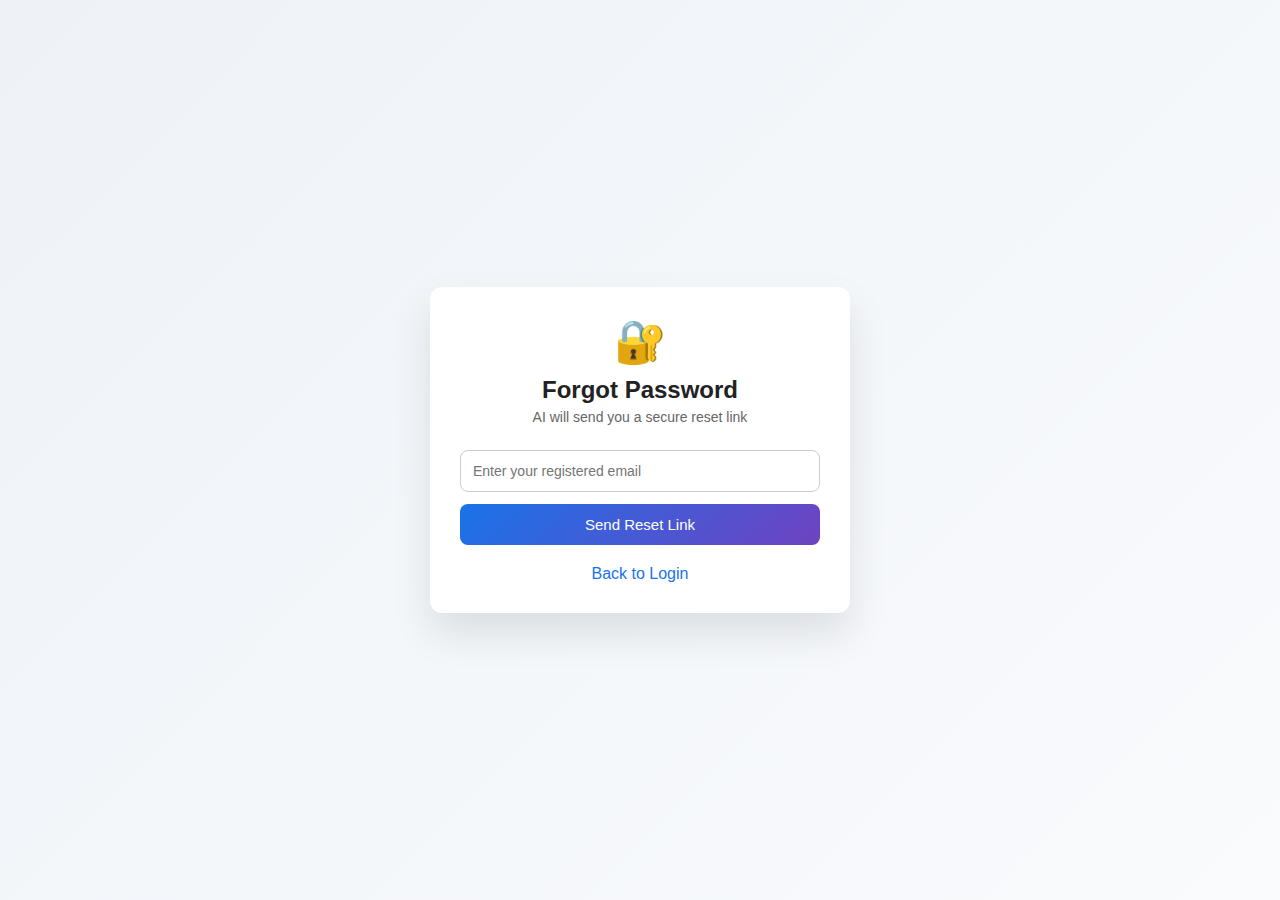
<file: frontend/forgot-password.html>
<!DOCTYPE html>
<html lang="en">
<head>
  <meta charset="UTF-8">
  <title>Forgot Password | AI Meeting Agent</title>
  <link rel="stylesheet" href="css/style.css">
</head>
<body>

  <div class="container">
    <div class="ai-icon">🔐</div>

    <h2>Forgot Password</h2>
    <p class="subtitle">
      AI will send you a secure reset link
    </p>

    <input
      id="email"
      type="email"
      placeholder="Enter your registered email"
    >

    <button onclick="sendResetLink()">Send Reset Link</button>

    <p id="message" class="ai-action"></p>

    <div class="section">
      <a href="index.html">Back to Login</a>
    </div>
  </div>

  <script src="js/forgot.js"></script>
</body>
</html>
</file>
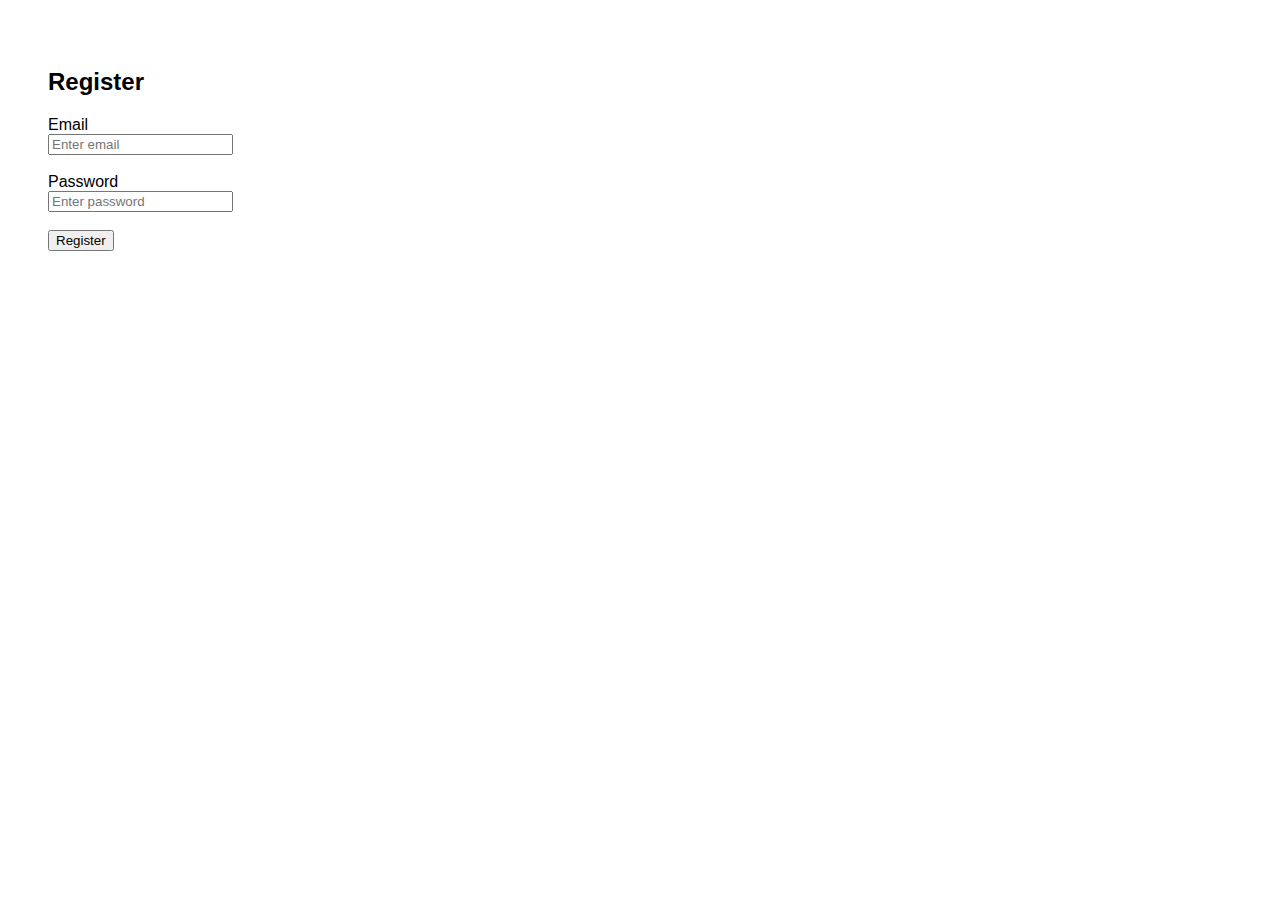
<file: frontend/register.html>
<!DOCTYPE html>
<html>
<head>
  <title>Register - AI Meeting Agent</title>
</head>
<body style="font-family: Arial; padding: 40px">

<h2>Register</h2>

<label>Email</label><br>
<input id="email" placeholder="Enter email"><br><br>

<label>Password</label><br>
<input id="password" type="password" placeholder="Enter password"><br><br>

<button onclick="register()">Register</button>

<p id="message"></p>

<script>
const API = "http://127.0.0.1:8000";

async function register() {
  const res = await fetch(`${API}/auth/register`, {
    method: "POST",
    headers: {
      "Content-Type": "application/json"
    },
    body: JSON.stringify({
      email: document.getElementById("email").value,
      password: document.getElementById("password").value
    })
  });

  if (res.ok) {
    document.getElementById("message").innerText =
      "✅ Registered successfully";
  } else {
    const data = await res.json();
    document.getElementById("message").innerText =
      "❌ " + (data.detail || "Registration failed");
  }
}
</script>

</body>
</html>
</file>
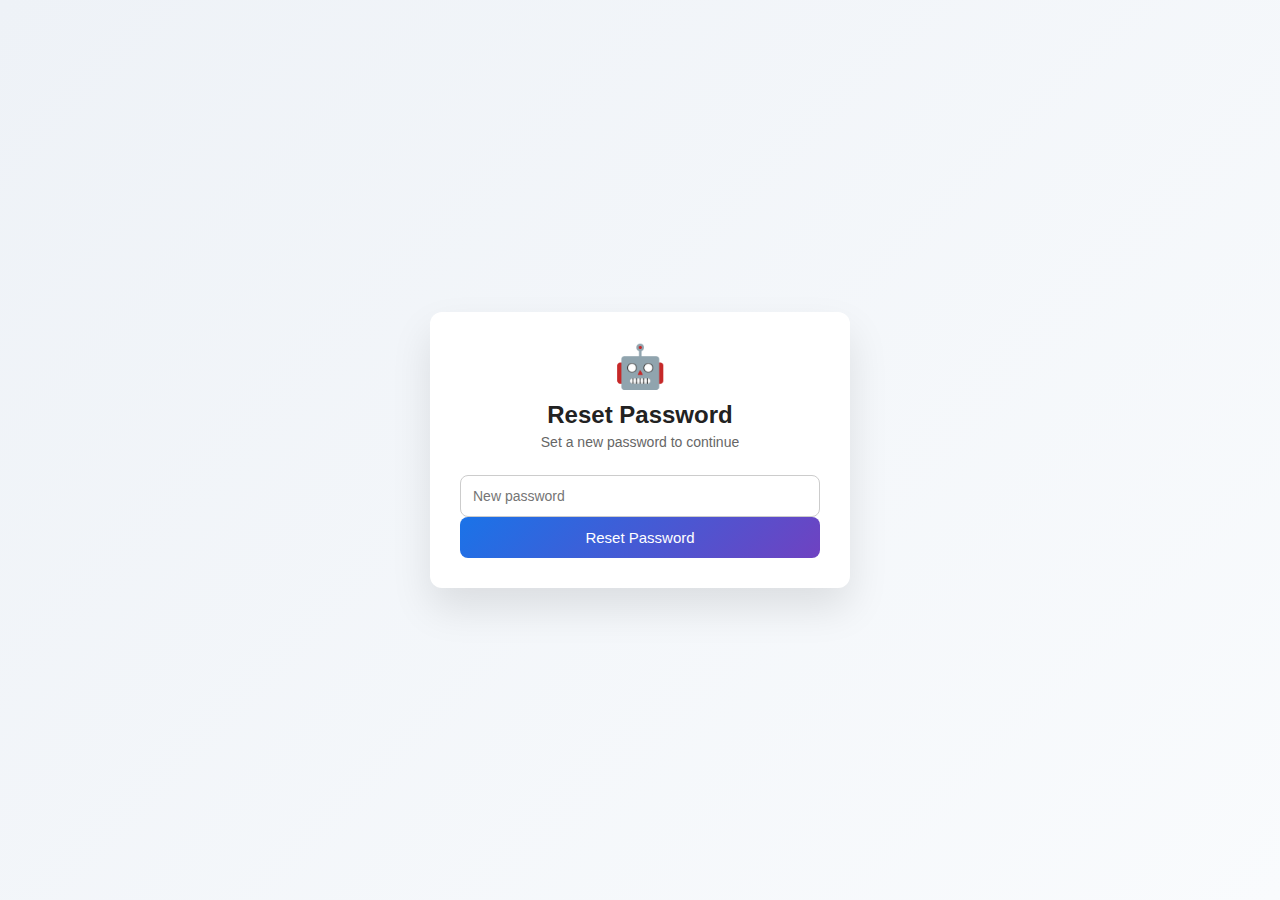
<file: frontend/reset-password.html>
<!DOCTYPE html>
<html lang="en">
<head>
  <meta charset="UTF-8">
  <title>Reset Password | AI Meeting Agent</title>
  <link rel="stylesheet" href="css/style.css">
</head>
<body>

  <div class="container">
    <div class="ai-icon">🤖</div>

    <h2>Reset Password</h2>
    <p class="subtitle">
      Set a new password to continue
    </p>

    <input
      id="password"
      type="password"
      placeholder="New password"
    >

    <button onclick="resetPassword()">Reset Password</button>

    <p id="message" class="ai-action"></p>
  </div>

  <script src="js/forgot.js"></script>
</body>
</html>
</file>
<file: frontend/css/style.css>
/* Reset */
* {
  margin: 0;
  padding: 0;
  box-sizing: border-box;
  font-family: "Segoe UI", Arial, sans-serif;
}

/* Background */
body {
  background: linear-gradient(135deg, #eef2f7, #f9fbfd);
  min-height: 100vh;
  display: flex;
  align-items: center;
  justify-content: center;
}

/* Card */
.container {
  background: #ffffff;
  width: 420px;
  padding: 30px;
  border-radius: 12px;
  box-shadow: 0 20px 40px rgba(0, 0, 0, 0.1);
  text-align: center;
}

/* AI Icon */
.ai-icon {
  font-size: 42px;
  margin-bottom: 10px;
}

/* Heading */
h2 {
  color: #222;
  margin-bottom: 5px;
}

/* Subtitle */
.subtitle {
  font-size: 14px;
  color: #666;
  margin-bottom: 25px;
}

/* Inputs */
input {
  width: 100%;
  padding: 12px;
  border-radius: 8px;
  border: 1px solid #ccc;
  font-size: 14px;
  margin-bottom: 12px;
}

/* 🔥 KEY FIX: remove bottom margin ONLY for password */
#password {
  margin-bottom: 0;
}

/* Forgot password */
.forgot-row {
  width: 100%;
  text-align: right;
  margin-top: 6px;
  margin-bottom: 14px;
}

.forgot-row a {
  font-size: 13px;
  color: #6f42c1;
  text-decoration: none;
}

.forgot-row a:hover {
  text-decoration: underline;
}

/* Button */
button {
  width: 100%;
  padding: 12px;
  background: linear-gradient(135deg, #1a73e8, #6f42c1);
  color: white;
  border: none;
  border-radius: 8px;
  font-size: 15px;
  cursor: pointer;
  transition: all 0.3s ease;
}

button:hover {
  box-shadow: 0 0 18px rgba(111, 66, 193, 0.6);
  transform: translateY(-1px);
}

/* AI Info */
.ai-info {
  font-size: 12px;
  color: #555;
  margin-top: 15px;
}

/* Register section */
.section {
  margin-top: 20px;
}

.section a {
  color: #1a73e8;
  text-decoration: none;
  font-weight: 500;
}

.section a:hover {
  text-decoration: underline;
}

/* Google connect button */
.google-btn {
  width: 100%;
  display: flex;
  align-items: center;
  justify-content: center;
  gap: 10px;
  padding: 12px;
  background: white;
  border: 1px solid #dadce0;
  border-radius: 8px;
  font-size: 14px;
  font-weight: 500;
  color: #3c4043;
  cursor: pointer;
  transition: all 0.25s ease;
  margin-bottom: 15px;
}

.google-btn:hover {
  background: #f7f8f8;
  box-shadow: 0 1px 4px rgba(0, 0, 0, 0.1);
}

.google-icon {
  width: 18px;
  height: 18px;
}

/* Proposal inputs (email + subject already styled via input) */

/* Proposal message textarea */
#body {
  width: 100%;
  min-height: 140px;      /* 👈 makes it large like email body */
  padding: 12px;
  border-radius: 8px;
  border: 1px solid #ccc;
  font-size: 14px;
  font-family: "Segoe UI", Arial, sans-serif;
  resize: vertical;      /* user can resize if needed */
  margin-bottom: 16px;
  box-sizing: border-box;
}
</file>
